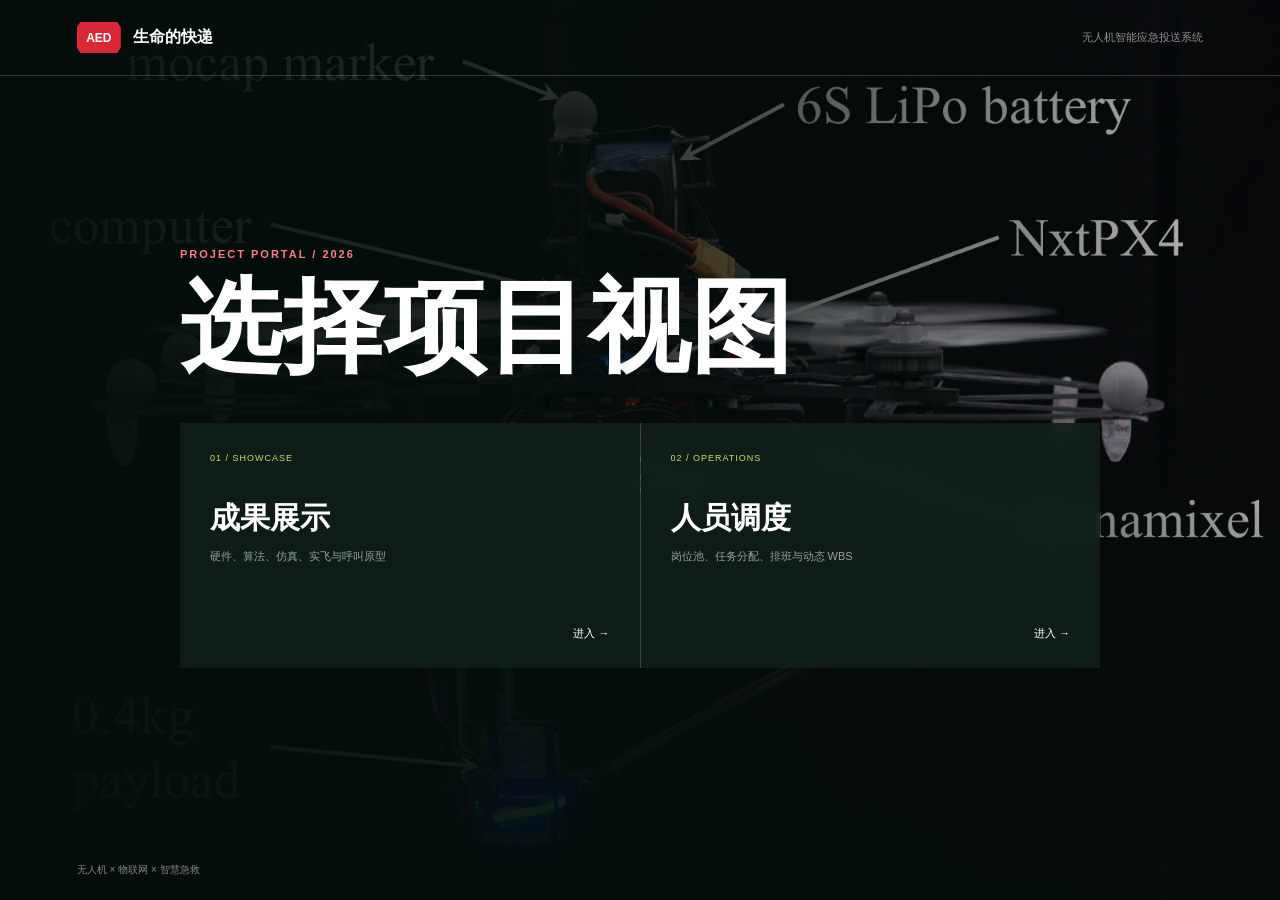
<file: index.html>
<!doctype html>
<html lang="zh-CN">
<head>
  <meta charset="UTF-8">
  <meta name="viewport" content="width=device-width, initial-scale=1.0">
  <meta name="description" content="生命的快递：无人机 AED 项目成果展示与人员调度入口。">
  <title>生命的快递｜项目入口</title>
  <link rel="stylesheet" href="styles.css">
</head>
<body class="portal-page">
  <main class="portal-main">
    <div class="portal-shade"></div>
    <header class="portal-header"><span class="portal-mark">AED</span><strong>生命的快递</strong><small>无人机智能应急投送系统</small></header>
    <section class="portal-content">
      <p>PROJECT PORTAL / 2026</p>
      <h1>选择项目视图</h1>
      <div class="portal-links">
        <a href="showcase/"><span>01 / SHOWCASE</span><strong>成果展示</strong><small>硬件、算法、仿真、实飞与呼叫原型</small><i>进入 →</i></a>
        <a href="staffing/"><span>02 / OPERATIONS</span><strong>人员调度</strong><small>岗位池、任务分配、排班与动态 WBS</small><i>进入 →</i></a>
      </div>
    </section>
    <footer>无人机 × 物联网 × 智慧急救</footer>
  </main>
</body>
</html>
</file>
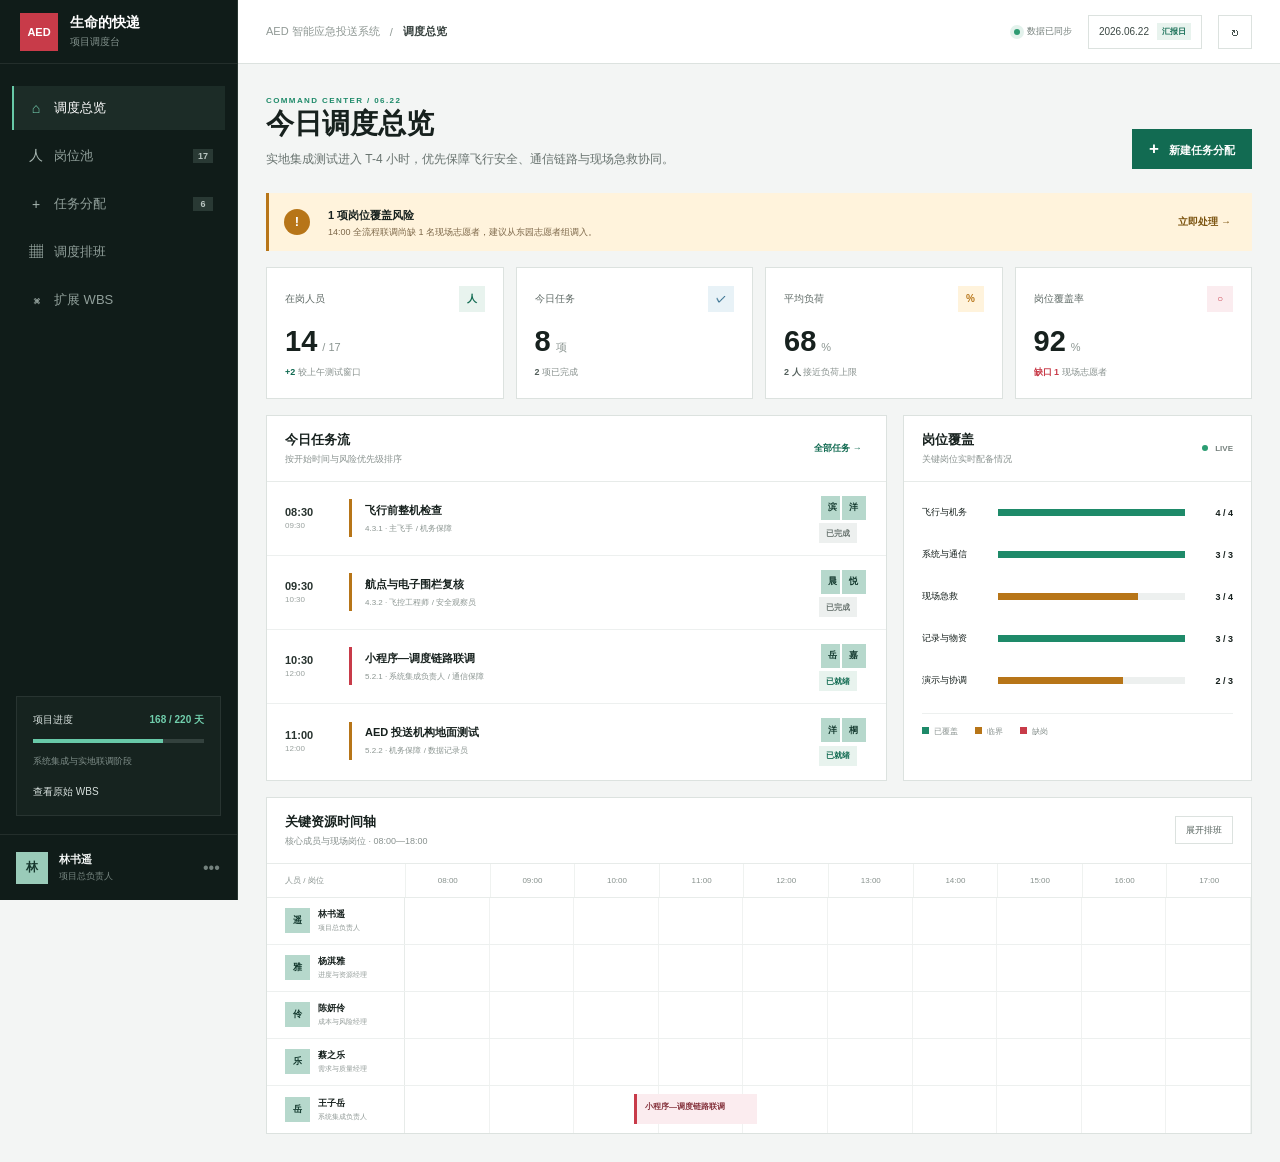
<file: staffing/index.html>
<!doctype html>
<html lang="zh-CN">
<head>
  <meta charset="UTF-8">
  <meta name="viewport" content="width=device-width, initial-scale=1.0">
  <meta name="description" content="生命的快递 AED 智能应急投送系统人员调度管理台">
  <title>生命的快递 | 人员调度台</title>
  <link rel="stylesheet" href="styles.css">
</head>
<body>
  <div class="app-shell">
    <aside class="sidebar" id="sidebar">
      <div class="brand">
        <span class="brand-mark">AED</span>
        <div><strong>生命的快递</strong><small>项目调度台</small></div>
      </div>
      <nav class="main-nav" aria-label="主导航">
        <button class="nav-item active" type="button" data-view="overview"><span class="nav-icon">⌂</span><span>调度总览</span></button>
        <button class="nav-item" type="button" data-view="people"><span class="nav-icon">人</span><span>岗位池</span><b id="people-count">17</b></button>
        <button class="nav-item" type="button" data-view="allocation"><span class="nav-icon">+</span><span>任务分配</span><b id="open-task-count">6</b></button>
        <button class="nav-item" type="button" data-view="schedule"><span class="nav-icon">▦</span><span>调度排班</span></button>
        <button class="nav-item" type="button" data-view="wbs"><span class="nav-icon">⌘</span><span>扩展 WBS</span></button>
      </nav>
      <div class="sidebar-project">
        <div class="sidebar-project-head"><span>项目进度</span><strong>168 / 220 天</strong></div>
        <div class="progress-track"><i style="width:76%"></i></div>
        <p>系统集成与实地联调阶段</p>
        <button type="button" id="open-baseline">查看原始 WBS</button>
      </div>
      <div class="account"><span>林</span><div><strong>林书遥</strong><small>项目总负责人</small></div><button type="button" aria-label="账户菜单" title="账户菜单">•••</button></div>
    </aside>

    <div class="workspace">
      <header class="topbar">
        <button class="icon-button mobile-menu" id="menu-button" type="button" aria-label="打开菜单" title="打开菜单">☰</button>
        <div class="breadcrumb"><span>AED 智能应急投送系统</span><i>/</i><strong id="view-label">调度总览</strong></div>
        <div class="top-actions">
          <div class="sync-state"><i></i><span>数据已同步</span></div>
          <button class="date-control" type="button" title="当前排班日期"><span>2026.06.22</span><b>汇报日</b></button>
          <button class="icon-button" id="reset-data" type="button" aria-label="重置演示数据" title="重置演示数据">↻</button>
        </div>
      </header>

      <main>
        <section class="view active" data-view-panel="overview">
          <div class="page-heading">
            <div><p class="eyebrow">COMMAND CENTER / 06.22</p><h1>今日调度总览</h1><p>实地集成测试进入 T-4 小时，优先保障飞行安全、通信链路与现场急救协同。</p></div>
            <button class="primary-button" type="button" data-go="allocation"><span>+</span> 新建任务分配</button>
          </div>

          <div class="alert-strip"><span class="alert-sign">!</span><div><strong>1 项岗位覆盖风险</strong><p>14:00 全流程联调尚缺 1 名现场志愿者，建议从东园志愿者组调入。</p></div><button type="button" data-go="allocation">立即处理 <span>→</span></button></div>

          <div class="metric-grid">
            <article class="metric-card"><div class="metric-top"><span>在岗人员</span><i class="metric-icon green">人</i></div><strong id="metric-on-duty">14<small>/ 17</small></strong><p><b class="up">+2</b> 较上午测试窗口</p></article>
            <article class="metric-card"><div class="metric-top"><span>今日任务</span><i class="metric-icon blue">✓</i></div><strong id="metric-tasks">8<small>项</small></strong><p><b id="metric-complete">2</b> 项已完成</p></article>
            <article class="metric-card"><div class="metric-top"><span>平均负荷</span><i class="metric-icon amber">%</i></div><strong id="metric-load">68<small>%</small></strong><p><b>2 人</b> 接近负荷上限</p></article>
            <article class="metric-card"><div class="metric-top"><span>岗位覆盖率</span><i class="metric-icon red">○</i></div><strong id="metric-coverage">92<small>%</small></strong><p><b class="risk">缺口 1</b> 现场志愿者</p></article>
          </div>

          <div class="overview-grid">
            <article class="panel today-panel">
              <div class="panel-head"><div><h2>今日任务流</h2><p>按开始时间与风险优先级排序</p></div><button class="text-button" type="button" data-go="allocation">全部任务 →</button></div>
              <div class="task-flow" id="overview-tasks"></div>
            </article>
            <article class="panel coverage-panel">
              <div class="panel-head"><div><h2>岗位覆盖</h2><p>关键岗位实时配备情况</p></div><span class="live-label"><i></i> LIVE</span></div>
              <div id="coverage-list" class="coverage-list"></div>
              <div class="coverage-legend"><span><i class="ok"></i>已覆盖</span><span><i class="warn"></i>临界</span><span><i class="empty"></i>缺岗</span></div>
            </article>
          </div>

          <article class="panel mini-schedule">
            <div class="panel-head"><div><h2>关键资源时间轴</h2><p>核心成员与现场岗位 · 08:00—18:00</p></div><button class="seg-button" type="button" data-go="schedule">展开排班</button></div>
            <div id="mini-timeline"></div>
          </article>
        </section>

        <section class="view" data-view-panel="people">
          <div class="page-heading compact"><div><p class="eyebrow">RESOURCE POOL</p><h1>岗位与人员池</h1><p>17 名项目成员按研发、飞行、现场、后勤四类资源统一调度。</p></div><button class="secondary-button" id="export-people" type="button">导出岗位清单</button></div>
          <div class="people-toolbar">
            <label class="search-box"><span>⌕</span><input id="people-search" type="search" placeholder="搜索姓名、岗位或技能"></label>
            <div class="filter-tabs" id="people-filters"><button class="active" type="button" data-filter="all">全部 <b>17</b></button><button type="button" data-filter="核心组">核心组</button><button type="button" data-filter="飞行组">飞行组</button><button type="button" data-filter="现场组">现场组</button><button type="button" data-filter="保障组">保障组</button></div>
            <label class="availability-toggle"><input id="available-only" type="checkbox"><span></span>仅看可调度</label>
          </div>
          <div class="people-summary" id="people-summary"></div>
          <div class="people-grid" id="people-grid"></div>
          <div class="empty-state" id="people-empty" hidden><strong>未找到匹配人员</strong><p>尝试更换关键词或筛选条件。</p></div>
        </section>

        <section class="view" data-view-panel="allocation">
          <div class="page-heading compact"><div><p class="eyebrow">TASK ASSIGNMENT</p><h1>任务分配</h1><p>从细化后的 WBS 工作包中选择任务，并匹配具备对应技能的人员。</p></div><span class="allocation-hint">选择左侧任务开始分配</span></div>
          <div class="allocation-layout">
            <article class="panel task-library">
              <div class="task-library-head"><label class="search-box"><span>⌕</span><input id="task-search" type="search" placeholder="搜索任务或 WBS 编码"></label><select id="task-status-filter" aria-label="任务状态"><option value="all">全部状态</option><option value="待分配">待分配</option><option value="部分到位">部分到位</option><option value="已就绪">已就绪</option><option value="已完成">已完成</option></select></div>
              <div class="task-list" id="task-list"></div>
            </article>
            <article class="panel assignment-panel" id="assignment-panel">
              <div class="assignment-placeholder"><span>+</span><h2>选择一项任务</h2><p>查看岗位需求、时间冲突并完成人员分配。</p></div>
            </article>
          </div>
        </section>

        <section class="view" data-view-panel="schedule">
          <div class="page-heading compact"><div><p class="eyebrow">DAILY ROSTER</p><h1>调度排班</h1><p>以角色泳道查看 06 月 22 日全部资源占用与交接窗口。</p></div><div class="schedule-controls"><button class="icon-button" type="button" title="前一天">←</button><strong>06 月 22 日 · 周一</strong><button class="icon-button" type="button" title="后一天">→</button></div></div>
          <div class="schedule-status"><span><i class="dot green-dot"></i>已就绪</span><span><i class="dot amber-dot"></i>待补位</span><span><i class="dot red-dot"></i>高风险</span><p>当前时间 <strong>13:20</strong></p></div>
          <article class="panel full-schedule"><div class="timeline-scroll" id="full-timeline"></div></article>
          <div class="handoff-grid"><article class="panel"><div class="panel-head"><div><h2>交接事项</h2><p>跨岗位协作检查</p></div></div><div id="handoff-list"></div></article><article class="panel"><div class="panel-head"><div><h2>冲突与建议</h2><p>基于当前分配自动检查</p></div></div><div id="conflict-list"></div></article></div>
        </section>

        <section class="view" data-view-panel="wbs">
          <div class="page-heading compact"><div><p class="eyebrow">WORK BREAKDOWN STRUCTURE</p><h1>扩展 WBS</h1><p>保留原 5 人 WBS 责任基线，将叶子节点继续拆至可排班、可验收的现场工作包。</p></div><button class="secondary-button" id="open-baseline-top" type="button">对照原图</button></div>
          <div class="wbs-key"><span><i class="core-key"></i>原 WBS 核心工作包</span><span><i class="new-key"></i>新增可调度叶子任务</span><span><i class="role-key"></i>执行岗位</span></div>
          <div class="wbs-board" id="wbs-board"></div>
        </section>
      </main>
    </div>
  </div>

  <dialog id="person-dialog" class="person-dialog"><button class="dialog-close" type="button" aria-label="关闭">×</button><div id="person-detail"></div></dialog>
  <dialog id="baseline-dialog" class="baseline-dialog"><button class="dialog-close" type="button" aria-label="关闭">×</button><div class="baseline-head"><p class="eyebrow">BASELINE / LEVEL 0—3</p><h2>原始 WBS 基线</h2></div><img src="WBS（上交版）.jpg" alt="AED 智能应急投送系统原始 WBS"></dialog>
  <div class="toast" id="toast" role="status" aria-live="polite"></div>
  <script src="script.js"></script>
</body>
</html>
</file>
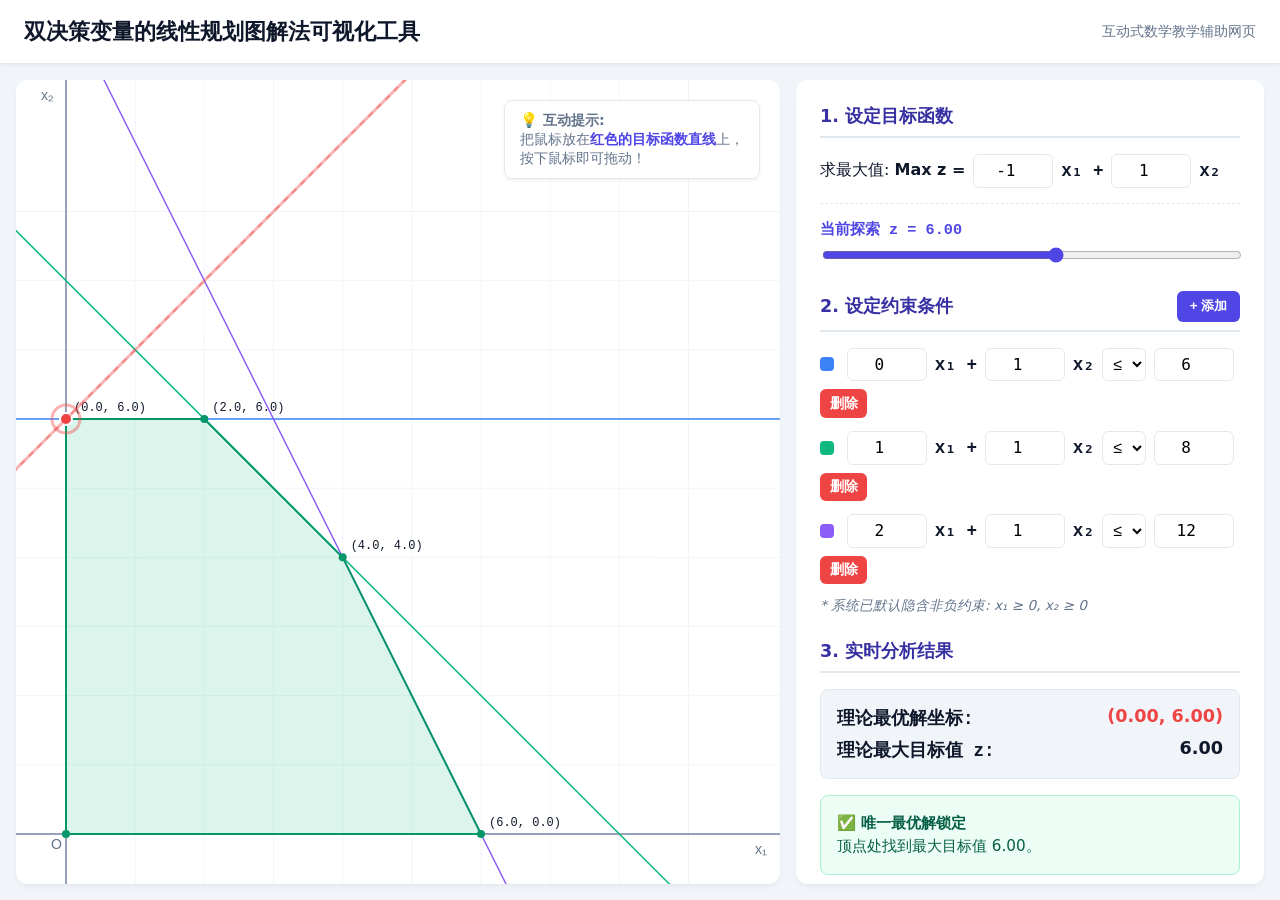
<file: LP.html>
<!DOCTYPE html>
<html lang="zh-CN">
<head>
    <meta charset="UTF-8">
    <meta name="viewport" content="width=device-width, initial-scale=1.0">
    <title>双决策变量的线性规划图解法可视化工具</title>
    <style>
        :root {
            /* 现代清新配色方案 */
            --primary: #4f46e5;       /* 靛蓝 - 主色调 */
            --primary-light: #818cf8;
            --primary-dark: #3730a3;
            --bg-color: #f1f5f9;      /* 浅灰蓝 - 页面背景 */
            --panel-bg: #ffffff;      /* 纯白 - 面板背景 */
            --text-main: #0f172a;     /* 深色 - 主文本 */
            --text-muted: #64748b;    /* 灰蓝 - 次要文本 */
            --border-color: #e2e8f0;  /* 边框色 */
            
            /* 状态色 */
            --danger: #ef4444;        /* 红 - 强调/错误 */
            --danger-bg: #fef2f2;
            --success: #10b981;       /* 绿 - 成功/最优 */
            --success-bg: #ecfdf5;
            --warning: #f59e0b;       /* 黄 - 警告/多重解 */
            --warning-bg: #fffbeb;
            
            /* 可行域阴影色 */
            --region-fill: rgba(16, 185, 129, 0.15); 
            --region-stroke: #059669;
        }

        body {
            font-family: 'Segoe UI', system-ui, -apple-system, sans-serif;
            background-color: var(--bg-color);
            color: var(--text-main);
            margin: 0;
            padding: 0;
            height: 100vh; /* 充满整个视口高度 */
            display: flex;
            flex-direction: column;
            overflow: hidden; /* 防止页面整体出现滚动条 */
        }

        /* 顶部标题栏 */
        .header {
            background-color: var(--panel-bg);
            padding: 1rem 1.5rem;
            border-bottom: 1px solid var(--border-color);
            box-shadow: 0 1px 3px rgba(0,0,0,0.05);
            z-index: 10;
            display: flex;
            justify-content: space-between;
            align-items: center;
        }
        .header h2 { margin: 0; font-size: 1.4rem; color: var(--text-main); font-weight: 700; }
        .header .subtitle { color: var(--text-muted); font-size: 0.9rem; }

        /* 主体内容：左右布局 */
        .main-container {
            display: flex;
            flex-direction: row;
            flex: 1;
            padding: 1rem;
            gap: 1rem;
            overflow: hidden;
        }

        /* 左侧：画布自适应区域 */
        .canvas-section {
            flex: 1; /* 占据剩余全部空间 */
            background: var(--panel-bg);
            border-radius: 12px;
            box-shadow: 0 4px 6px -1px rgba(0,0,0,0.05);
            display: flex;
            flex-direction: column;
            position: relative;
            overflow: hidden;
        }
        
        #canvasWrapper {
            flex: 1;
            width: 100%;
            height: 100%;
            position: relative;
        }
        
        canvas {
            display: block;
            width: 100%;
            height: 100%;
            cursor: default;
        }

        /* 右侧：控制面板 */
        .control-section {
            width: 420px; /* 固定宽度 */
            flex-shrink: 0;
            background: var(--panel-bg);
            border-radius: 12px;
            box-shadow: 0 4px 6px -1px rgba(0,0,0,0.05);
            display: flex;
            flex-direction: column;
            overflow-y: auto; /* 内容过多时内部滚动 */
            padding: 1.5rem;
            gap: 1.5rem;
        }

        /* 自定义右侧滚动条 */
        .control-section::-webkit-scrollbar { width: 6px; }
        .control-section::-webkit-scrollbar-thumb { background: #cbd5e1; border-radius: 3px; }

        h3 { margin: 0 0 1rem 0; font-size: 1.1rem; color: var(--primary-dark); border-bottom: 2px solid var(--border-color); padding-bottom: 0.5rem; }

        /* 表单输入样式 */
        .input-row { display: flex; align-items: center; gap: 0.5rem; margin-bottom: 0.8rem; flex-wrap: wrap; }
        
        input[type="number"] {
            width: 65px; padding: 0.4rem; border: 1px solid var(--border-color);
            border-radius: 6px; text-align: center; font-family: monospace; font-size: 1rem;
            transition: border-color 0.2s;
        }
        input[type="number"]:focus { border-color: var(--primary); outline: none; }

        select { padding: 0.4rem; border: 1px solid var(--border-color); border-radius: 6px; font-size: 1rem; background: white; cursor: pointer; }

        .btn { padding: 0.4rem 0.8rem; border: none; border-radius: 6px; cursor: pointer; font-weight: 600; transition: all 0.2s; }
        .btn-primary { background: var(--primary); color: white; }
        .btn-primary:hover { background: var(--primary-dark); }
        .btn-danger { background: var(--danger); color: white; padding: 0.3rem 0.6rem; font-size: 0.9rem;}
        .btn-danger:hover { background: #dc2626; }

        .math-text { font-family: 'Courier New', Courier, monospace; font-weight: 700; font-size: 1.1rem; }

        .stats-box { background: var(--bg-color); padding: 1rem; border-radius: 8px; border: 1px solid var(--border-color); margin-bottom: 1rem;}

        .alert { padding: 1rem; border-radius: 8px; line-height: 1.5; font-size: 0.95rem; }
        .alert-success { background-color: var(--success-bg); border: 1px solid #a7f3d0; color: #065f46; }
        .alert-warning { background-color: var(--warning-bg); border: 1px solid #fde68a; color: #92400e; }
        .alert-error { background-color: var(--danger-bg); border: 1px solid #fecaca; color: #991b1b; }

        .overlay-text {
            position: absolute; top: 20px; right: 20px; background: rgba(255,255,255,0.9);
            padding: 10px 15px; border-radius: 8px; border: 1px solid var(--border-color);
            pointer-events: none; font-size: 0.9rem; color: var(--text-muted); box-shadow: 0 2px 4px rgba(0,0,0,0.05);
        }

        /* 拖动滑块样式 */
        .slider-container { margin-top: 15px; padding-top: 15px; border-top: 1px dashed var(--border-color); }
        input[type="range"] { width: 100%; cursor: pointer; accent-color: var(--primary); }
    </style>
</head>
<body>

    <div class="header">
        <h2>双决策变量的线性规划图解法可视化工具</h2>
        <div class="subtitle">互动式数学教学辅助网页</div>
    </div>

    <div class="main-container">
        <!-- 左侧：图像渲染区 (自适应缩放) -->
        <div class="canvas-section">
            <div id="canvasWrapper">
                <canvas id="mathCanvas"></canvas>
            </div>
            <div class="overlay-text">
                <strong>💡 互动提示:</strong><br>
                把鼠标放在<strong style="color: var(--primary);">红色的目标函数直线</strong>上，<br>按下鼠标即可拖动！
            </div>
        </div>

        <!-- 右侧：交互与控制区 -->
        <div class="control-section">
            
            <!-- 目标函数设置 -->
            <div>
                <h3>1. 设定目标函数</h3>
                <div class="input-row">
                    <span>求最大值: <strong>Max z = </strong></span>
                    <input type="number" id="objC1" value="-1" step="0.1" onchange="updateAll()">
                    <span class="math-text">x₁ + </span>
                    <input type="number" id="objC2" value="1" step="0.1" onchange="updateAll()">
                    <span class="math-text">x₂</span>
                </div>
                
                <!-- 拖动控制 -->
                <div class="slider-container">
                    <div style="display: flex; justify-content: space-between; margin-bottom: 5px;">
                        <span class="math-text" style="font-size: 0.95rem; color: var(--primary);">当前探索 z = <span id="manualZText">0.00</span></span>
                    </div>
                    <input type="range" id="manualZSlider" min="-50" max="50" step="0.5" value="0" oninput="onSliderChange(this.value)">
                </div>
            </div>

            <!-- 约束条件设置 -->
            <div>
                <div style="display: flex; justify-content: space-between; align-items: center; margin-bottom: 1rem; border-bottom: 2px solid var(--border-color); padding-bottom: 0.5rem;">
                    <h3 style="margin:0; border:none; padding:0;">2. 设定约束条件</h3>
                    <button class="btn btn-primary" onclick="addConstraint()">+ 添加</button>
                </div>
                
                <div id="constraintsList"></div>
                <div style="margin-top: 0.5rem; color: var(--text-muted); font-size: 0.85rem;">
                    <em>* 系统已默认隐含非负约束: x₁ ≥ 0, x₂ ≥ 0</em>
                </div>
            </div>

            <!-- 实时计算结果 -->
            <div style="margin-top: auto;">
                <h3>3. 实时分析结果</h3>
                <div class="stats-box">
                    <div style="display: flex; justify-content: space-between; margin-bottom: 0.5rem;">
                        <span class="math-text">理论最优解坐标:</span>
                        <strong id="optPointText" style="color: var(--danger); font-size: 1.1rem;">-</strong>
                    </div>
                    <div style="display: flex; justify-content: space-between;">
                        <span class="math-text">理论最大目标值 z:</span>
                        <strong id="optValText" style="font-size: 1.1rem;">-</strong>
                    </div>
                </div>

                <div id="alertBox" class="alert alert-success">分析就绪...</div>
            </div>
        </div>
    </div>

    <script>
        const canvas = document.getElementById('mathCanvas');
        const ctx = canvas.getContext('2d');
        const wrapper = document.getElementById('canvasWrapper');
        const listDiv = document.getElementById('constraintsList');
        const alertBox = document.getElementById('alertBox');

        // 配色表 (Tailwind色系)
        const colors = ['#3b82f6', '#10b981', '#8b5cf6', '#f59e0b', '#ec4899', '#06b6d4'];

        // 初始数据
        let constraintsData = [
            { a: 0, b: 1, type: '<=', c: 6 },
            { a: 1, b: 1, type: '<=', c: 8 },
            { a: 2, b: 1, type: '<=', c: 12 }
        ];

        // 绘图坐标系全局变量
        let unitScale = 1;
        let originX = 0;
        let originY = 0;
        
        // 拖拽互动变量
        let manualZ = 6;     // 用户当前拖拽到的 z 值
        let optimalZ = null; // 理论计算出的最优 z 值
        let isDraggingLine = false;

        // ================= 界面初始化与事件绑定 =================
        function renderConstraintsUI() {
            listDiv.innerHTML = '';
            constraintsData.forEach((item, index) => {
                const row = document.createElement('div');
                row.className = 'input-row';
                const colorCode = colors[index % colors.length];
                
                row.innerHTML = `
                    <div style="width: 14px; height: 14px; border-radius: 4px; background: ${colorCode}; margin-right: 5px;"></div>
                    <input type="number" value="${item.a}" step="0.1" onchange="updateData(${index}, 'a', this.value)">
                    <span class="math-text">x₁ + </span>
                    <input type="number" value="${item.b}" step="0.1" onchange="updateData(${index}, 'b', this.value)">
                    <span class="math-text">x₂ </span>
                    <select onchange="updateData(${index}, 'type', this.value)">
                        <option value="<=" ${item.type==='<='?'selected':''}>≤</option>
                        <option value=">=" ${item.type==='>='?'selected':''}>≥</option>
                    </select>
                    <input type="number" value="${item.c}" step="1" onchange="updateData(${index}, 'c', this.value)">
                    <button class="btn btn-danger" onclick="removeConstraint(${index})">删除</button>
                `;
                listDiv.appendChild(row);
            });
            updateAll(true); // 改变条件后重新计算并吸附最优解
        }

        function updateData(index, field, value) {
            if (field === 'type') constraintsData[index][field] = value;
            else constraintsData[index][field] = parseFloat(value) || 0;
            updateAll(true);
        }

        function addConstraint() { constraintsData.push({ a: 1, b: 1, type: '<=', c: 10 }); renderConstraintsUI(); }
        function removeConstraint(index) { constraintsData.splice(index, 1); renderConstraintsUI(); }
        function onSliderChange(val) { manualZ = parseFloat(val); updateAll(false); } // 滑块改变时不自动吸附最优

        // 监听窗口尺寸变化，保持画布清晰
        const resizeObserver = new ResizeObserver(() => {
            canvas.width = wrapper.clientWidth;
            canvas.height = wrapper.clientHeight;
            updateAll(false);
        });
        resizeObserver.observe(wrapper);

        // ================= 鼠标拖拽核心逻辑 =================
        function getMathCoords(px, py) {
            return { mx: (px - originX) / unitScale, my: (originY - py) / unitScale };
        }

        function getDistanceToObjLine(mx, my) {
            const c1 = parseFloat(document.getElementById('objC1').value) || 0;
            const c2 = parseFloat(document.getElementById('objC2').value) || 0;
            const norm = Math.sqrt(c1*c1 + c2*c2);
            if(norm === 0) return 9999;
            return Math.abs(c1 * mx + c2 * my - manualZ) / norm;
        }

        canvas.addEventListener('mousedown', (e) => {
            const rect = canvas.getBoundingClientRect();
            const mathPt = getMathCoords(e.clientX - rect.left, e.clientY - rect.top);
            const distMath = getDistanceToObjLine(mathPt.mx, mathPt.my);
            
            if (distMath * unitScale < 15) { // 鼠标距离直线 15 像素以内
                isDraggingLine = true;
                canvas.style.cursor = 'grabbing';
            }
        });

        canvas.addEventListener('mousemove', (e) => {
            const rect = canvas.getBoundingClientRect();
            const mathPt = getMathCoords(e.clientX - rect.left, e.clientY - rect.top);
            
            const c1 = parseFloat(document.getElementById('objC1').value) || 0;
            const c2 = parseFloat(document.getElementById('objC2').value) || 0;

            if (isDraggingLine) {
                // 拖动时，根据鼠标当前点重新计算截距 Z
                manualZ = c1 * mathPt.mx + c2 * mathPt.my;
                document.getElementById('manualZSlider').value = manualZ;
                updateAll(false);
            } else {
                // 悬停提示
                const distMath = getDistanceToObjLine(mathPt.mx, mathPt.my);
                if (distMath * unitScale < 15) canvas.style.cursor = 'grab';
                else canvas.style.cursor = 'default';
            }
        });

        window.addEventListener('mouseup', () => {
            if (isDraggingLine) {
                isDraggingLine = false;
                canvas.style.cursor = 'default';
            }
        });

        // ================= 核心数学与绘制 =================
        function calculateFeasibleVertices() {
            let lines = [];
            constraintsData.forEach(c => {
                let sign = c.type === '<=' ? 1 : -1;
                lines.push({ A: c.a * sign, B: c.b * sign, C: c.c * sign });
            });
            lines.push({ A: -1, B: 0, C: 0 }); // x >= 0
            lines.push({ A: 0, B: -1, C: 0 }); // y >= 0
            
            // 极大边界框 (用于闭合计算，但绘制时剔除)
            const BOUND = 10000;
            lines.push({ A: 1, B: 0, C: BOUND });
            lines.push({ A: 0, B: 1, C: BOUND });

            let rawIntersections = [];
            for(let i=0; i<lines.length; i++) {
                for(let j=i+1; j<lines.length; j++) {
                    let L1 = lines[i], L2 = lines[j];
                    let det = L1.A * L2.B - L2.A * L1.B;
                    if (Math.abs(det) > 1e-6) {
                        let x = (L1.C * L2.B - L2.C * L1.B) / det;
                        let y = (L1.A * L2.C - L2.A * L1.C) / det;
                        rawIntersections.push({x: x, y: y});
                    }
                }
            }

            let validVertices = rawIntersections.filter(p => {
                for(let L of lines) {
                    if (L.A * p.x + L.B * p.y > L.C + 1e-5) return false;
                }
                return true;
            });

            let uniqueVertices = [];
            validVertices.forEach(p => {
                if(!uniqueVertices.some(up => Math.abs(up.x - p.x) < 1e-4 && Math.abs(up.y - p.y) < 1e-4)) {
                    uniqueVertices.push(p);
                }
            });

            if(uniqueVertices.length > 0) {
                let cx = uniqueVertices.reduce((sum, p) => sum + p.x, 0) / uniqueVertices.length;
                let cy = uniqueVertices.reduce((sum, p) => sum + p.y, 0) / uniqueVertices.length;
                uniqueVertices.sort((a, b) => Math.atan2(a.y - cy, a.x - cx) - Math.atan2(b.y - cy, b.x - cx));
            }
            return uniqueVertices;
        }

        function toPixel(x, y) {
            return { px: originX + x * unitScale, py: originY - y * unitScale };
        }

        // 画直线辅助函数
        function drawLine(c1, c2, z, color, isDashed, lineWidth) {
            ctx.beginPath();
            let pt1, pt2;
            if (Math.abs(c2) > 1e-5) {
                pt1 = toPixel(-1000, (z - c1 * -1000) / c2);
                pt2 = toPixel(1000, (z - c1 * 1000) / c2);
            } else {
                pt1 = toPixel(z / c1, -1000);
                pt2 = toPixel(z / c1, 1000);
            }
            ctx.moveTo(pt1.px, pt1.py); ctx.lineTo(pt2.px, pt2.py);
            ctx.strokeStyle = color; ctx.lineWidth = lineWidth;
            if (isDashed) ctx.setLineDash([6, 6]); else ctx.setLineDash([]);
            ctx.stroke(); ctx.setLineDash([]);
        }

        function updateAll(autoSnapToOptimal = false) {
            if (canvas.width === 0) return; // 未完全加载
            ctx.clearRect(0, 0, canvas.width, canvas.height);
            let vertices = calculateFeasibleVertices();

            if (vertices.length === 0) {
                document.getElementById('optPointText').innerText = '-';
                document.getElementById('optValText').innerText = '-';
                alertBox.className = 'alert alert-error';
                alertBox.innerHTML = '❌ <strong>无可行解</strong><br>您输入的约束条件互相矛盾，不存在满足条件的区域。';
                return;
            }

            // 区分真实顶点和极大边界点(用于体现无界)
            let realVertices = vertices.filter(v => v.x < 9000 && v.y < 9000);
            let isUnbounded = (realVertices.length < vertices.length);

            // 动态计算缩放，忽略人造无穷远点
            let maxX = Math.max(8, ...realVertices.map(v => v.x));
            let maxY = Math.max(8, ...realVertices.map(v => v.y));
            
            maxX *= 1.2; maxY *= 1.2; // 留白20%

            const paddingX = 50; const paddingY = 50;
            const drawW = canvas.width - paddingX * 2;
            const drawH = canvas.height - paddingY * 2;
            
            unitScale = Math.min(drawW / maxX, drawH / Math.max(maxY, 0.1));
            originX = paddingX;
            originY = canvas.height - paddingY;

            // --- 1. 画背景网格 (增强工程感) ---
            ctx.beginPath();
            ctx.strokeStyle = '#f1f5f9'; ctx.lineWidth = 1;
            let step = maxX > 40 ? (maxX > 100 ? 10 : 5) : 1;
            for(let x = 0; x <= maxX; x += step) {
                let px = toPixel(x, 0).px;
                ctx.moveTo(px, 0); ctx.lineTo(px, canvas.height);
            }
            for(let y = 0; y <= maxY; y += step) {
                let py = toPixel(0, y).py;
                ctx.moveTo(0, py); ctx.lineTo(canvas.width, py);
            }
            ctx.stroke();

            // --- 2. 画坐标轴 ---
            ctx.beginPath();
            ctx.strokeStyle = '#94a3b8'; ctx.lineWidth = 2;
            ctx.moveTo(0, originY); ctx.lineTo(canvas.width, originY); // X轴
            ctx.moveTo(originX, canvas.height); ctx.lineTo(originX, 0); // Y轴
            ctx.stroke();
            
            ctx.fillStyle = '#64748b'; ctx.font = '14px Arial';
            ctx.fillText("x₁", canvas.width - 25, originY + 20);
            ctx.fillText("x₂", originX - 25, 20);
            ctx.fillText("O", originX - 15, originY + 15);

            // --- 3. 画约束直线 ---
            constraintsData.forEach((cData, index) => {
                ctx.strokeStyle = colors[index % colors.length];
                ctx.lineWidth = 1.5;
                ctx.beginPath();
                let pt1, pt2;
                if (Math.abs(cData.b) > 1e-5) {
                    pt1 = toPixel(-1000, (cData.c - cData.a * -1000) / cData.b);
                    pt2 = toPixel(1000, (cData.c - cData.a * 1000) / cData.b);
                } else {
                    pt1 = toPixel(cData.c / cData.a, -1000);
                    pt2 = toPixel(cData.c / cData.a, 1000);
                }
                ctx.moveTo(pt1.px, pt1.py); ctx.lineTo(pt2.px, pt2.py);
                ctx.stroke();
            });

            // --- 4. 绘制阴影可行域 (处理无界情况) ---
            ctx.beginPath();
            for(let i=0; i<vertices.length; i++){
                let pt = toPixel(vertices[i].x, vertices[i].y);
                if(i===0) ctx.moveTo(pt.px, pt.py); else ctx.lineTo(pt.px, pt.py);
            }
            ctx.closePath();
            ctx.fillStyle = 'rgba(16, 185, 129, 0.15)'; // Emerald 透明填充，超出屏幕也无妨
            ctx.fill();
            
            // 仅对真实线段进行描边，体现“无界延伸”的开口感觉
            for(let i=0; i<vertices.length; i++){
                let v1 = vertices[i], v2 = vertices[(i+1)%vertices.length];
                if(v1.x < 9000 && v1.y < 9000 && v2.x < 9000 && v2.y < 9000) {
                    let p1 = toPixel(v1.x, v1.y); let p2 = toPixel(v2.x, v2.y);
                    ctx.beginPath(); ctx.moveTo(p1.px, p1.py); ctx.lineTo(p2.px, p2.py);
                    ctx.strokeStyle = '#059669'; ctx.lineWidth = 2; ctx.stroke();
                }
            }

            // 标注顶点坐标
            ctx.fillStyle = '#0f172a'; ctx.font = '12px Courier New';
            realVertices.forEach(v => {
                let pt = toPixel(v.x, v.y);
                ctx.beginPath(); ctx.arc(pt.px, pt.py, 4, 0, Math.PI*2); ctx.fillStyle = '#059669'; ctx.fill();
                if(v.x > 0.1 || v.y > 0.1) {
                    ctx.fillStyle = '#0f172a';
                    ctx.fillText(`(${v.x.toFixed(1)}, ${v.y.toFixed(1)})`, pt.px + 8, pt.py - 8);
                }
            });

            // --- 5. 计算最优解 ---
            let c1 = parseFloat(document.getElementById('objC1').value) || 0;
            let c2 = parseFloat(document.getElementById('objC2').value) || 0;
            
            let maxZ = -Infinity;
            let optimalVertices = [];

            // 检查无界解
            let hasInfiniteMax = false;
            vertices.forEach(v => {
                let z = c1 * v.x + c2 * v.y;
                if(v.x > 9000 || v.y > 9000) {
                    if (z > 1000) hasInfiniteMax = true; 
                } else {
                    if (z > maxZ + 1e-5) { maxZ = z; optimalVertices = [v]; } 
                    else if (Math.abs(z - maxZ) <= 1e-5) { optimalVertices.push(v); }
                }
            });

            if (hasInfiniteMax) {
                document.getElementById('optPointText').innerText = "发散至无穷";
                document.getElementById('optValText').innerText = "∞ (正无穷)";
                alertBox.className = 'alert alert-warning';
                alertBox.innerHTML = '⚠️ <strong>无界解 (Unbounded)</strong><br>图形呈开放状，沿目标方向可以无限延伸，不存在有限的最大值。';
            } else {
                let ptStrs = optimalVertices.map(v => `(${v.x.toFixed(2)}, ${v.y.toFixed(2)})`);
                document.getElementById('optPointText').innerText = ptStrs.join(" 或 ");
                document.getElementById('optValText').innerText = maxZ.toFixed(2);
                optimalZ = maxZ;

                if (optimalVertices.length > 1) {
                    alertBox.className = 'alert alert-warning';
                    alertBox.innerHTML = `<strong>⚠️ 多重最优解</strong><br>存在无数个点能取到最大值 ${maxZ.toFixed(2)}。`;
                    // 高亮多重解线段
                    let p1 = toPixel(optimalVertices[0].x, optimalVertices[0].y);
                    let p2 = toPixel(optimalVertices[1].x, optimalVertices[1].y);
                    ctx.beginPath(); ctx.moveTo(p1.px, p1.py); ctx.lineTo(p2.px, p2.py);
                    ctx.strokeStyle = 'rgba(245, 158, 11, 0.8)'; ctx.lineWidth = 6; ctx.stroke();
                } else {
                    alertBox.className = 'alert alert-success';
                    alertBox.innerHTML = `<strong>✅ 唯一最优解锁定</strong><br>顶点处找到最大目标值 ${maxZ.toFixed(2)}。`;
                }

                // 高亮最优解圆点
                optimalVertices.forEach(v => {
                    let pt = toPixel(v.x, v.y);
                    ctx.beginPath(); ctx.arc(pt.px, pt.py, 6, 0, Math.PI*2);
                    ctx.fillStyle = '#ef4444'; ctx.fill();
                    ctx.strokeStyle = '#fff'; ctx.lineWidth = 2; ctx.stroke();
                    ctx.beginPath(); ctx.arc(pt.px, pt.py, 14, 0, Math.PI*2);
                    ctx.strokeStyle = 'rgba(239, 68, 68, 0.4)'; ctx.lineWidth = 3; ctx.stroke();
                });
            }

            // --- 6. 目标函数等值线绘制 ---
            if (autoSnapToOptimal && !hasInfiniteMax) {
                manualZ = optimalZ; // 条件改变时，蓝线自动回到最优解位置
                document.getElementById('manualZSlider').value = manualZ;
            }
            document.getElementById('manualZText').innerText = manualZ.toFixed(2);

            // 如果存在有限的最优解，画一条红色的虚线作为参考
            if (!hasInfiniteMax && optimalVertices.length > 0) {
                drawLine(c1, c2, maxZ, 'rgba(239, 68, 68, 0.4)', true, 2); 
            }
            
            // 画出玩家可以拖动的蓝实线 (互动探索线)
            drawLine(c1, c2, manualZ, 'var(--primary)', false, 3);
        }

        // 启动
        renderConstraintsUI();

    </script>
</body>
</html>
</file>
<file: styles.css>
*{box-sizing:border-box}html,body{margin:0;min-height:100%;font-family:"Microsoft YaHei","PingFang SC",Arial,sans-serif;letter-spacing:0}.portal-page{color:#fff;background:#07110e}.portal-main{position:relative;display:flex;flex-direction:column;min-height:100vh;overflow:hidden;background:url("展示图.png") 60% center/cover no-repeat}.portal-shade{position:absolute;inset:0;background:linear-gradient(90deg,rgba(4,13,10,.98) 0%,rgba(4,13,10,.85) 48%,rgba(4,13,10,.26)),linear-gradient(0deg,rgba(4,13,10,.7),transparent 55%)}.portal-header,.portal-content,.portal-main footer{position:relative;z-index:1}.portal-header{display:flex;align-items:center;gap:12px;height:76px;padding:0 clamp(24px,6vw,90px);border-bottom:1px solid rgba(255,255,255,.18)}.portal-header strong{font-size:16px}.portal-header small{margin-left:auto;color:rgba(255,255,255,.55);font-size:11px}.portal-mark{display:grid;place-items:center;width:44px;height:31px;background:#d92936;font-size:12px;font-weight:800;clip-path:polygon(8% 0,92% 0,100% 18%,100% 82%,92% 100%,8% 100%,0 82%,0 18%)}.portal-content{width:min(920px,calc(100% - 48px));margin:auto;padding:80px 0}.portal-content>p{margin:0 0 16px;color:#ff7c85;font-size:11px;font-weight:800;letter-spacing:2px}.portal-content h1{margin:0 0 45px;font-size:clamp(52px,8vw,105px);line-height:1}.portal-links{display:grid;grid-template-columns:1fr 1fr;gap:1px;background:rgba(255,255,255,.22)}.portal-links a{position:relative;min-height:245px;padding:30px;color:#fff;background:rgba(7,22,17,.84);text-decoration:none;backdrop-filter:blur(12px);transition:background .2s}.portal-links a:hover{background:rgba(13,107,82,.9)}.portal-links span,.portal-links strong,.portal-links small,.portal-links i{display:block}.portal-links span{color:#b9e76b;font-size:9px;letter-spacing:1px}.portal-links strong{margin-top:35px;font-size:30px}.portal-links small{margin-top:10px;color:rgba(255,255,255,.58);font-size:11px}.portal-links i{position:absolute;right:30px;bottom:27px;font-size:11px;font-style:normal}.portal-main footer{display:flex;align-items:center;min-height:60px;padding:0 clamp(24px,6vw,90px);color:rgba(255,255,255,.5);font-size:10px}@media(max-width:650px){.portal-main{background-position:67% center}.portal-header small{display:none}.portal-content{padding:55px 0}.portal-content h1{font-size:52px}.portal-links{grid-template-columns:1fr}.portal-links a{min-height:185px}.portal-links strong{margin-top:25px}}
</file>
<file: staffing/styles.css>
:root {
  --bg: #f3f5f4;
  --panel: #ffffff;
  --ink: #17211e;
  --muted: #68736f;
  --line: #dce2df;
  --green: #126b52;
  --green-2: #1e8a69;
  --green-soft: #e8f3ee;
  --lime: #b9e76b;
  --red: #c83b49;
  --red-soft: #fbecef;
  --amber: #b77518;
  --amber-soft: #fff3dc;
  --blue: #397291;
  --blue-soft: #e8f2f7;
  --sidebar: 238px;
  --topbar: 64px;
  font-family: "Microsoft YaHei", "PingFang SC", Arial, sans-serif;
  color: var(--ink);
  background: var(--bg);
}
* { box-sizing: border-box; }
html { scroll-behavior: smooth; }
body { margin: 0; min-width: 320px; background: var(--bg); }
button, input, select { font: inherit; }
button { letter-spacing: 0; }
button:focus-visible, input:focus-visible, select:focus-visible { outline: 2px solid #52a78d; outline-offset: 2px; }
.app-shell { min-height: 100vh; }
.sidebar { position: fixed; z-index: 30; inset: 0 auto 0 0; display: flex; flex-direction: column; width: var(--sidebar); color: #d8e1de; background: #101c19; border-right: 1px solid #283631; }
.brand { display: flex; align-items: center; gap: 12px; height: var(--topbar); padding: 0 20px; border-bottom: 1px solid rgba(255,255,255,.08); }
.brand-mark { display: grid; place-items: center; width: 38px; height: 38px; color: #fff; background: var(--red); font-size: 11px; font-weight: 800; }
.brand strong, .brand small { display: block; }.brand strong { color: white; font-size: 14px; }.brand small { margin-top: 3px; color: #82918c; font-size: 10px; }
.main-nav { display: grid; gap: 4px; padding: 22px 12px; }
.nav-item { display: grid; grid-template-columns: 28px 1fr auto; align-items: center; min-height: 44px; padding: 0 12px; color: #91a09b; border: 0; border-left: 2px solid transparent; background: transparent; text-align: left; cursor: pointer; }
.nav-item:hover { color: white; background: rgba(255,255,255,.04); }.nav-item.active { color: white; border-left-color: #67c9a7; background: #1c2c27; }
.nav-icon { display: grid; place-items: center; width: 20px; height: 20px; color: #a7b6b1; font-size: 14px; }.nav-item.active .nav-icon { color: #75d1b1; }
.nav-item > span:nth-child(2) { font-size: 13px; }.nav-item b { min-width: 20px; padding: 2px 5px; color: #bac6c2; background: #293934; font-size: 9px; text-align: center; }
.sidebar-project { margin: auto 16px 18px; padding: 16px; border: 1px solid rgba(255,255,255,.08); background: #16231f; }
.sidebar-project-head { display: flex; justify-content: space-between; font-size: 10px; }.sidebar-project-head strong { color: #71cfad; }.progress-track { height: 4px; margin: 12px 0; background: #33413d; }.progress-track i { display: block; height: 100%; background: #68c9a8; }
.sidebar-project p { margin: 0 0 13px; color: #7f8e89; font-size: 9px; line-height: 1.5; }.sidebar-project button { padding: 0; color: #d7e0dd; border: 0; background: transparent; font-size: 10px; cursor: pointer; }
.account { display: grid; grid-template-columns: 34px 1fr 24px; align-items: center; gap: 9px; min-height: 66px; padding: 10px 16px; border-top: 1px solid rgba(255,255,255,.08); }.account > span { display: grid; place-items: center; width: 32px; height: 32px; color: #16362c; background: #9acbb9; font-size: 12px; font-weight: 800; }.account strong,.account small { display: block; }.account strong { color: #f4f7f6; font-size: 11px; }.account small { margin-top: 3px; color: #778681; font-size: 9px; }.account button { color: #73817d; border: 0; background: transparent; cursor: pointer; }
.workspace { min-height: 100vh; margin-left: var(--sidebar); }
.topbar { position: sticky; z-index: 20; top: 0; display: flex; align-items: center; justify-content: space-between; height: var(--topbar); padding: 0 28px; background: rgba(255,255,255,.96); border-bottom: 1px solid var(--line); backdrop-filter: blur(8px); }
.breadcrumb { display: flex; align-items: center; gap: 10px; font-size: 11px; }.breadcrumb span,.breadcrumb i { color: #909995; font-style: normal; }.breadcrumb strong { color: #37413e; }
.top-actions { display: flex; align-items: center; gap: 16px; }.sync-state { display: flex; align-items: center; gap: 7px; color: #75807c; font-size: 9px; }.sync-state i { width: 6px; height: 6px; border-radius: 50%; background: #2e9b72; box-shadow: 0 0 0 4px #e3f2ec; }
.date-control { display: flex; align-items: center; gap: 8px; min-height: 34px; padding: 0 10px; color: #3c4844; border: 1px solid var(--line); background: white; cursor: default; font-size: 10px; }.date-control b { padding: 3px 5px; color: var(--green); background: var(--green-soft); font-size: 8px; }
.icon-button { display: grid; place-items: center; width: 34px; height: 34px; padding: 0; color: #45514d; border: 1px solid var(--line); background: white; cursor: pointer; }.mobile-menu { display: none; }
main { padding: 28px; }
.view { display: none; max-width: 1420px; margin: 0 auto; }.view.active { display: block; }
.page-heading { display: flex; align-items: end; justify-content: space-between; gap: 30px; margin: 4px 0 24px; }.page-heading.compact { align-items: center; }.page-heading h1 { margin: 2px 0 8px; font-size: 28px; line-height: 1.2; letter-spacing: 0; }.page-heading p:not(.eyebrow) { max-width: 720px; margin: 0; color: var(--muted); font-size: 12px; line-height: 1.7; }.eyebrow { margin: 0; color: var(--green-2); font-size: 8px; font-weight: 800; letter-spacing: 1.4px; }
.primary-button,.secondary-button { min-height: 40px; padding: 0 16px; cursor: pointer; font-size: 11px; font-weight: 700; }.primary-button { color: white; border: 1px solid var(--green); background: var(--green); }.primary-button:hover { background: #0e5b45; }.primary-button span { margin-right: 7px; font-size: 17px; }.secondary-button { color: #34413d; border: 1px solid var(--line); background: white; }
.alert-strip { display: grid; grid-template-columns: 32px 1fr auto; align-items: center; gap: 12px; margin-bottom: 16px; padding: 12px 15px; border-left: 3px solid var(--amber); background: var(--amber-soft); }.alert-sign { display: grid; place-items: center; width: 26px; height: 26px; color: #fff; border-radius: 50%; background: var(--amber); font-size: 13px; font-weight: 800; }.alert-strip strong { font-size: 11px; }.alert-strip p { margin: 3px 0 0; color: #7d684a; font-size: 9px; }.alert-strip button { color: #7b530f; border: 0; background: transparent; font-size: 10px; font-weight: 700; cursor: pointer; }
.metric-grid { display: grid; grid-template-columns: repeat(4, 1fr); gap: 12px; margin-bottom: 16px; }.metric-card { min-height: 132px; padding: 18px; border: 1px solid var(--line); background: white; }.metric-top { display: flex; align-items: center; justify-content: space-between; color: #5f6a66; font-size: 10px; }.metric-icon { display: grid; place-items: center; width: 26px; height: 26px; font-style: normal; font-size: 10px; font-weight: 800; }.metric-icon.green { color: var(--green); background: var(--green-soft); }.metric-icon.blue { color: var(--blue); background: var(--blue-soft); }.metric-icon.amber { color: var(--amber); background: var(--amber-soft); }.metric-icon.red { color: var(--red); background: var(--red-soft); }
.metric-card > strong { display: block; margin-top: 15px; font-size: 29px; line-height: 1; }.metric-card > strong small { margin-left: 5px; color: #8b9591; font-size: 11px; font-weight: 500; }.metric-card > p { margin: 10px 0 0; color: #89928f; font-size: 9px; }.metric-card > p b { color: #54605c; }.metric-card > p .up { color: var(--green); }.metric-card > p .risk { color: var(--red); }
.overview-grid { display: grid; grid-template-columns: 1.6fr .9fr; gap: 16px; margin-bottom: 16px; }.panel { border: 1px solid var(--line); background: var(--panel); }.panel-head { display: flex; align-items: center; justify-content: space-between; gap: 20px; min-height: 66px; padding: 14px 18px; border-bottom: 1px solid #e7ebe9; }.panel-head h2 { margin: 0; font-size: 13px; }.panel-head p { margin: 4px 0 0; color: #89928f; font-size: 9px; }.text-button { color: var(--green); border: 0; background: transparent; font-size: 9px; font-weight: 700; cursor: pointer; }.live-label { color: #76817d; font-size: 8px; font-weight: 800; }.live-label i { display: inline-block; width: 6px; height: 6px; margin-right: 5px; border-radius: 50%; background: #2b9d72; animation: pulse 2s infinite; }
@keyframes pulse { 50% { box-shadow: 0 0 0 5px rgba(43,157,114,0); } 0%,100% { box-shadow: 0 0 0 0 rgba(43,157,114,.25); } }
.task-flow { min-height: 298px; }.flow-row { display: grid; grid-template-columns: 52px 4px 1fr auto; align-items: center; gap: 12px; min-height: 74px; padding: 9px 18px; border-bottom: 1px solid #edf0ef; }.flow-row:last-child { border-bottom: 0; }.flow-time { color: #28332f; font-size: 11px; font-weight: 700; }.flow-time small { display: block; margin-top: 3px; color: #9aa29f; font-size: 8px; font-weight: 400; }.flow-color { width: 3px; height: 38px; background: var(--green); }.flow-color.high { background: var(--red); }.flow-color.medium { background: var(--amber); }.flow-main strong,.flow-main span { display: block; }.flow-main strong { font-size: 11px; }.flow-main span { margin-top: 5px; color: #8a9490; font-size: 8px; }.flow-assignees { display: flex; align-items: center; }.avatar { display: grid; place-items: center; flex: 0 0 auto; width: 28px; height: 28px; color: #153b30; border: 2px solid white; background: #b6d8cc; font-size: 9px; font-weight: 800; }.flow-assignees .avatar + .avatar { margin-left: -7px; }.avatar.more { color: #69736f; background: #edf1ef; }.status-pill { display: inline-flex; align-items: center; min-height: 20px; padding: 0 7px; font-size: 8px; font-weight: 700; }.status-pill.ready { color: var(--green); background: var(--green-soft); }.status-pill.partial { color: var(--amber); background: var(--amber-soft); }.status-pill.open { color: var(--red); background: var(--red-soft); }.status-pill.done { color: #68736f; background: #edf0ef; }
.coverage-list { padding: 10px 18px 4px; }.coverage-row { display: grid; grid-template-columns: 66px 1fr 38px; align-items: center; gap: 10px; min-height: 42px; }.coverage-row span { font-size: 9px; }.coverage-bar { height: 7px; background: #edf0ef; }.coverage-bar i { display: block; height: 100%; background: var(--green-2); }.coverage-bar i.warn { background: var(--amber); }.coverage-bar i.empty { background: var(--red); }.coverage-row b { font-size: 9px; text-align: right; }.coverage-legend { display: flex; gap: 17px; margin: 7px 18px 16px; padding-top: 12px; border-top: 1px solid #edf0ef; color: #89928f; font-size: 8px; }.coverage-legend i { display: inline-block; width: 7px; height: 7px; margin-right: 5px; }.coverage-legend .ok { background: var(--green-2); }.coverage-legend .warn { background: var(--amber); }.coverage-legend .empty { background: var(--red); }
.mini-schedule { overflow: hidden; }.seg-button { min-height: 28px; padding: 0 10px; color: #53605b; border: 1px solid var(--line); background: white; font-size: 9px; cursor: pointer; }
.mini-timeline-grid,.timeline-grid { position: relative; min-width: 840px; }.time-head,.timeline-row { display: grid; grid-template-columns: 138px repeat(10, minmax(58px, 1fr)); }.time-head { min-height: 34px; border-bottom: 1px solid #e8ecea; }.time-head span { display: grid; place-items: center; color: #87918d; border-left: 1px solid #eff2f0; font-size: 8px; }.time-head span:first-child { place-items: center start; padding-left: 18px; border: 0; }.timeline-row { position: relative; min-height: 47px; border-bottom: 1px solid #edf0ef; }.timeline-row:last-child { border-bottom: 0; }.timeline-label { z-index: 2; display: flex; align-items: center; gap: 8px; padding-left: 18px; background: white; border-right: 1px solid #e7ebe9; }.timeline-label .avatar { width: 25px; height: 25px; border: 0; }.timeline-label strong { display: block; font-size: 9px; }.timeline-label small { display: block; margin-top: 2px; color: #929b98; font-size: 7px; }.hour-cell { border-right: 1px solid #f0f2f1; }.timeline-block { position: absolute; z-index: 3; top: 8px; height: 30px; overflow: hidden; padding: 7px 8px; color: #14503e; border-left: 3px solid var(--green); background: #dff0e9; font-size: 8px; font-weight: 700; white-space: nowrap; text-overflow: ellipsis; }.timeline-block.high { color: #84313b; border-color: var(--red); background: var(--red-soft); }.timeline-block.medium { color: #785013; border-color: var(--amber); background: var(--amber-soft); }
.people-toolbar { display: flex; align-items: center; gap: 14px; margin-bottom: 12px; padding: 10px; border: 1px solid var(--line); background: white; }.search-box { display: flex; align-items: center; gap: 8px; height: 34px; padding: 0 10px; border: 1px solid var(--line); background: #fafbfa; }.search-box span { color: #87918d; }.search-box input { width: 210px; border: 0; outline: 0; background: transparent; font-size: 10px; }.filter-tabs { display: flex; min-width: 0; overflow-x: auto; }.filter-tabs button { min-height: 34px; padding: 0 12px; color: #67736e; border: 0; border-bottom: 2px solid transparent; background: transparent; font-size: 9px; cursor: pointer; white-space: nowrap; }.filter-tabs button.active { color: var(--green); border-bottom-color: var(--green); font-weight: 700; }.filter-tabs b { color: #949d9a; font-size: 8px; }.availability-toggle { display: flex; align-items: center; gap: 7px; margin-left: auto; color: #5d6964; font-size: 9px; white-space: nowrap; cursor: pointer; }.availability-toggle input { position: absolute; opacity: 0; }.availability-toggle span { position: relative; width: 29px; height: 16px; border-radius: 10px; background: #ccd3d0; }.availability-toggle span:after { content:""; position:absolute; left:2px; top:2px; width:12px; height:12px; border-radius:50%; background:white; transition:.2s; }.availability-toggle input:checked + span { background: var(--green); }.availability-toggle input:checked + span:after { left:15px; }
.people-summary { display: flex; gap: 8px; margin-bottom: 12px; }.summary-chip { padding: 7px 10px; color: #66716d; border: 1px solid var(--line); background: #fafbfa; font-size: 8px; }.summary-chip b { margin-left: 4px; color: #26332e; }
.people-grid { display: grid; grid-template-columns: repeat(4, minmax(0,1fr)); gap: 12px; }.person-card { padding: 16px; border: 1px solid var(--line); background: white; cursor: pointer; transition: border-color .18s, transform .18s; }.person-card:hover { border-color: #86ae9f; transform: translateY(-2px); }.person-head { display: grid; grid-template-columns: 40px 1fr auto; align-items: center; gap: 10px; }.person-head .avatar { width: 40px; height: 40px; border: 0; font-size: 12px; }.person-head h3 { margin: 0; font-size: 12px; }.person-head p { margin: 4px 0 0; color: #7c8783; font-size: 8px; }.availability-dot { width: 7px; height: 7px; border-radius: 50%; background: #2b9c72; }.availability-dot.busy { background: var(--amber); }.availability-dot.off { background: #a4aca9; }.person-skills { display: flex; flex-wrap: wrap; gap: 5px; min-height: 43px; margin: 15px 0 12px; }.skill { align-self: start; padding: 4px 6px; color: #5e6a66; background: #f0f3f1; font-size: 8px; }.person-load-head { display: flex; justify-content: space-between; color: #87918d; font-size: 8px; }.person-load-head b { color: #43504b; }.load-bar { height: 5px; margin-top: 6px; background: #edf0ef; }.load-bar i { display: block; height: 100%; background: var(--green-2); }.load-bar i.high { background: var(--red); }.person-foot { display: flex; align-items: center; justify-content: space-between; margin-top: 12px; padding-top: 10px; border-top: 1px solid #edf0ef; color: #7f8985; font-size: 8px; }.person-foot strong { color: #44514c; }.empty-state { padding: 70px; border: 1px dashed #bec8c4; text-align: center; }.empty-state strong { font-size: 13px; }.empty-state p { color: var(--muted); font-size: 10px; }
.allocation-hint { color: #89938f; font-size: 9px; }.allocation-layout { display: grid; grid-template-columns: .95fr 1.25fr; gap: 14px; align-items: start; }.task-library { overflow: hidden; }.task-library-head { display: flex; gap: 8px; padding: 10px; border-bottom: 1px solid var(--line); }.task-library-head .search-box { flex: 1; }.task-library-head input { width: 100%; }.task-library-head select { padding: 0 8px; color: #53605b; border: 1px solid var(--line); background: white; font-size: 9px; }.task-list { max-height: calc(100vh - 250px); min-height: 570px; overflow: auto; }.task-item { width: 100%; padding: 14px 16px; color: inherit; border: 0; border-left: 3px solid transparent; border-bottom: 1px solid #edf0ef; background: white; text-align: left; cursor: pointer; }.task-item:hover { background: #f8faf9; }.task-item.active { border-left-color: var(--green); background: #f0f7f4; }.task-code { display: flex; align-items: center; justify-content: space-between; color: #7f8a85; font-size: 8px; }.task-item h3 { margin: 7px 0; font-size: 11px; }.task-meta { display: flex; align-items: center; justify-content: space-between; color: #89938f; font-size: 8px; }.assignment-panel { position: sticky; top: 92px; min-height: 600px; }.assignment-placeholder { display: grid; place-items: center; align-content: center; min-height: 600px; color: #89938f; text-align: center; }.assignment-placeholder > span { display: grid; place-items: center; width: 48px; height: 48px; color: var(--green); border: 1px dashed #8fb2a6; font-size: 24px; }.assignment-placeholder h2 { margin: 16px 0 6px; color: #48544f; font-size: 14px; }.assignment-placeholder p { font-size: 9px; }
.assignment-content { padding: 20px; }.assignment-code { color: var(--green); font-size: 9px; font-weight: 800; }.assignment-content h2 { margin: 6px 0 8px; font-size: 18px; }.assignment-desc { margin: 0 0 18px; color: var(--muted); font-size: 10px; line-height: 1.7; }.task-facts { display: grid; grid-template-columns: repeat(3,1fr); margin-bottom: 20px; border: 1px solid var(--line); }.task-facts div { padding: 11px; border-right: 1px solid var(--line); }.task-facts div:last-child { border: 0; }.task-facts span,.task-facts strong { display: block; }.task-facts span { color: #8b9591; font-size: 8px; }.task-facts strong { margin-top: 5px; font-size: 10px; }.required-roles { margin: 0 0 18px; }.required-roles h3,.candidate-section h3 { margin: 0 0 9px; font-size: 11px; }.role-requirement { display: flex; align-items: center; justify-content: space-between; min-height: 37px; padding: 0 10px; border-bottom: 1px solid #edf0ef; font-size: 9px; }.role-requirement b { color: var(--green); }.role-requirement b.missing { color: var(--red); }.candidate-list { display: grid; gap: 6px; max-height: 240px; overflow: auto; }.candidate { display: grid; grid-template-columns: 24px 1fr auto; align-items: center; gap: 8px; padding: 8px; border: 1px solid var(--line); cursor: pointer; }.candidate:has(input:checked) { border-color: #73a895; background: #eff7f4; }.candidate input { width: 14px; height: 14px; accent-color: var(--green); }.candidate strong,.candidate small { display: block; }.candidate strong { font-size: 9px; }.candidate small { margin-top: 2px; color: #8b9591; font-size: 7px; }.candidate > span { color: #73807b; font-size: 8px; }.candidate .conflict { color: var(--red); }.assignment-actions { display: flex; justify-content: space-between; gap: 8px; margin-top: 18px; padding-top: 14px; border-top: 1px solid var(--line); }.assignment-actions button { min-height: 36px; padding: 0 13px; font-size: 9px; cursor: pointer; }.unassign-button { color: var(--red); border: 1px solid #ebc8ce; background: white; }.assign-button { margin-left: auto; color: white; border: 1px solid var(--green); background: var(--green); }.assign-button:disabled { border-color: #a8b1ae; background: #a8b1ae; cursor: default; }
.schedule-controls { display: flex; align-items: center; gap: 8px; }.schedule-controls strong { min-width: 130px; text-align: center; font-size: 10px; }.schedule-status { display: flex; align-items: center; gap: 18px; margin-bottom: 12px; padding: 10px 14px; border: 1px solid var(--line); background: white; color: #67726e; font-size: 8px; }.schedule-status span { display: flex; align-items: center; gap: 5px; }.schedule-status p { margin: 0 0 0 auto; }.schedule-status p strong { color: var(--red); }.dot { width: 7px; height: 7px; }.green-dot { background: var(--green-2); }.amber-dot { background: var(--amber); }.red-dot { background: var(--red); }.timeline-scroll { overflow-x: auto; }.full-schedule .time-head,.full-schedule .timeline-row { grid-template-columns: 170px repeat(10, minmax(70px,1fr)); }.full-schedule .timeline-row { min-height: 56px; }.full-schedule .timeline-block { top: 11px; height: 33px; padding-top: 8px; }.now-line { position: absolute; z-index: 7; top: 34px; bottom: 0; width: 1px; background: var(--red); pointer-events: none; }.now-line:before { content:""; position:absolute; top:-3px; left:-3px; width:7px; height:7px; border-radius:50%; background:var(--red); }.handoff-grid { display: grid; grid-template-columns: 1fr 1fr; gap: 14px; margin-top: 14px; }.info-list { padding: 8px 18px 14px; }.info-row { display: grid; grid-template-columns: 52px 1fr auto; align-items: center; gap: 10px; min-height: 46px; border-bottom: 1px solid #edf0ef; }.info-row:last-child { border: 0; }.info-row > span { color: var(--green); font-size: 8px; font-weight: 800; }.info-row strong { display: block; font-size: 9px; }.info-row small { display: block; margin-top: 3px; color: #8a9490; font-size: 7px; }.info-row b { color: #68736f; font-size: 8px; }.conflict-box { margin: 14px 18px; padding: 12px; border-left: 3px solid var(--amber); background: var(--amber-soft); }.conflict-box.high { border-color: var(--red); background: var(--red-soft); }.conflict-box strong { display: block; font-size: 10px; }.conflict-box p { margin: 5px 0 0; color: #7f704f; font-size: 8px; line-height: 1.6; }
.wbs-key { display: flex; flex-wrap: wrap; gap: 18px; margin-bottom: 12px; padding: 10px 14px; border: 1px solid var(--line); background: white; color: #68736f; font-size: 8px; }.wbs-key i { display: inline-block; width: 8px; height: 8px; margin-right: 6px; }.core-key { background: #b9d5cb; }.new-key { background: #f3ce8c; }.role-key { border: 1px dashed #6d7b76; }.wbs-board { display: grid; gap: 12px; }.wbs-root { padding: 18px; color: white; background: #14251f; }.wbs-root h2 { margin: 0; font-size: 15px; }.wbs-root p { margin: 5px 0 0; color: #93aaa2; font-size: 8px; }.wbs-branches { display: grid; grid-template-columns: repeat(3,1fr); gap: 12px; }.wbs-branch { border: 1px solid var(--line); background: white; }.branch-head { padding: 14px; color: #15382e; background: #dbece5; }.branch-head span { font-size: 8px; font-weight: 800; }.branch-head h3 { margin: 5px 0 0; font-size: 12px; }.branch-head p { margin: 5px 0 0; color: #638076; font-size: 8px; }.wbs-package { padding: 12px; border-top: 1px solid var(--line); }.wbs-package > strong { display: block; font-size: 9px; }.wbs-leaves { display: grid; gap: 6px; margin-top: 9px; }.wbs-leaf { padding: 8px; border-left: 3px solid var(--amber); background: #fff8ea; }.wbs-leaf strong { display: block; font-size: 8px; }.wbs-leaf span { display: inline-block; margin-top: 5px; padding: 3px 5px; color: #5d6965; border: 1px dashed #aeb9b5; background: white; font-size: 7px; }.wbs-leaf i { float: right; color: #987035; font-size: 7px; font-style: normal; }
.wbs-tree-shell { width: 100%; min-width: 0; max-width: 100%; overflow: hidden; border: 1px solid var(--line); background: #fff; }
.tree-toolbar { display: flex; align-items: center; justify-content: space-between; gap: 18px; min-height: 66px; padding: 13px 16px; border-bottom: 1px solid var(--line); background: #f9fbfa; }
.tree-toolbar strong,.tree-toolbar span { display: block; }.tree-toolbar strong { font-size: 12px; }.tree-toolbar span { margin-top: 4px; color: #7f8a85; font-size: 8px; }.tree-toolbar span b { color: var(--green); font-size: 10px; }
.tree-toolbar > div:last-child { display: flex; gap: 6px; }.tree-toolbar button { min-height: 30px; padding: 0 10px; color: #40504a; border: 1px solid var(--line); background: #fff; font-size: 8px; cursor: pointer; }.tree-toolbar button:hover { color: #fff; border-color: var(--green); background: var(--green); }
.tree-help { display: flex; gap: 20px; padding: 9px 16px; color: #7d8984; border-bottom: 1px solid #edf0ef; font-size: 8px; }.tree-help span:before { content: ""; display: inline-block; width: 5px; height: 5px; margin-right: 6px; border-radius: 50%; background: var(--green-2); }
.wbs-tree-viewport { width: 100%; max-width: 100%; min-height: 650px; overflow: auto; padding: 36px 28px 55px; background-color: #f7f9f8; background-image: linear-gradient(#e8ecea 1px, transparent 1px),linear-gradient(90deg,#e8ecea 1px,transparent 1px); background-size: 24px 24px; }
.wbs-tree { width: max-content; min-width: max-content; margin: 0 auto; text-align: center; }
.wbs-tree ul { position: relative; display: flex; justify-content: center; gap: 0; margin: 0; padding: 34px 0 0; list-style: none; }
.wbs-tree > ul { padding-top: 0; }.wbs-tree li { position: relative; padding: 34px 7px 0; text-align: center; }
.wbs-tree li:before,.wbs-tree li:after { content: ""; position: absolute; top: 0; width: 50%; height: 34px; border-top: 1px solid #8ea49c; }.wbs-tree li:before { right: 50%; }.wbs-tree li:after { left: 50%; border-left: 1px solid #8ea49c; }
.wbs-tree li:only-child:before,.wbs-tree li:only-child:after { display: none; }.wbs-tree li:first-child:before,.wbs-tree li:last-child:after { border: 0; }.wbs-tree li:last-child:before { border-right: 1px solid #8ea49c; border-radius: 0 5px 0 0; }.wbs-tree li:first-child:after { border-radius: 5px 0 0 0; }
.wbs-tree ul ul:before { content: ""; position: absolute; top: 0; left: 50%; width: 1px; height: 34px; background: #8ea49c; }.wbs-tree .tree-item.collapsed > ul { display: none; }
.wbs-node { position: relative; display: inline-grid; grid-template-columns: auto 1fr; grid-template-rows: auto auto; gap: 4px 8px; width: 168px; min-height: 74px; padding: 11px 12px; color: #24312d; border: 1px solid #b8c5c0; background: #fff; box-shadow: 0 4px 10px rgba(18,45,36,.07); text-align: left; cursor: pointer; }
.wbs-node:hover { border-color: var(--green); box-shadow: 0 7px 18px rgba(18,72,54,.14); transform: translateY(-1px); }.wbs-node .node-code { align-self: start; padding: 3px 5px; color: var(--green); background: var(--green-soft); font-size: 7px; font-weight: 800; }.wbs-node strong { align-self: center; font-size: 9px; }.wbs-node small { grid-column: 1 / 3; color: #7e8985; font-size: 7px; }.node-toggle,.leaf-state { position: absolute; right: 7px; bottom: 6px; font-style: normal; font-size: 7px; }.node-toggle { display: grid; place-items: center; width: 17px; height: 17px; color: #fff; border-radius: 50%; background: var(--green); font-size: 11px; }.leaf-state { padding: 3px 5px; }
.wbs-tree > ul > li > .wbs-node { width: 260px; min-height: 86px; color: #fff; border-color: #14251f; background: #14251f; }.wbs-tree > ul > li > .wbs-node .node-code { color: #10271f; background: var(--lime); }.wbs-tree > ul > li > .wbs-node strong { font-size: 13px; }.wbs-tree > ul > li > .wbs-node small { color: #94aaa2; }
.wbs-tree > ul > li > ul > li > .wbs-node { color: #10382c; border-color: #83ae9e; background: #dceee7; }.wbs-tree > ul > li > ul > li > .wbs-node strong { font-size: 10px; }
.wbs-node.leaf-node { border-left-width: 4px; }.wbs-node.leaf-node.open { border-left-color: #9ba5a1; }.wbs-node.leaf-node.active { border-left-color: var(--amber); background: #fff9eb; }.wbs-node.leaf-node.done { border-left-color: var(--green-2); background: #eff8f4; }.leaf-node.open .leaf-state { color: #68736f; background: #edf0ef; }.leaf-node.active .leaf-state { color: #80540f; background: var(--amber-soft); }.leaf-node.done .leaf-state { color: var(--green); background: var(--green-soft); }
.person-dialog,.baseline-dialog { padding: 0; border: 0; background: white; box-shadow: 0 24px 80px rgba(5,18,14,.25); }.person-dialog { width: min(520px,92vw); }.baseline-dialog { width: min(1100px,94vw); max-height: 92vh; }.person-dialog::backdrop,.baseline-dialog::backdrop { background: rgba(9,22,18,.74); backdrop-filter: blur(3px); }.dialog-close { position: absolute; z-index: 2; right: 12px; top: 12px; display: grid; place-items: center; width: 32px; height: 32px; color: #53605b; border: 1px solid var(--line); background: white; font-size: 18px; cursor: pointer; }.person-detail-head { display: flex; align-items: center; gap: 14px; padding: 24px; background: #f2f7f5; }.person-detail-head .avatar { width: 52px; height: 52px; border: 0; font-size: 16px; }.person-detail-head h2 { margin: 0; font-size: 18px; }.person-detail-head p { margin: 5px 0 0; color: var(--muted); font-size: 9px; }.person-detail-body { padding: 20px 24px 25px; }.detail-section { margin-bottom: 18px; }.detail-section h3 { margin: 0 0 9px; font-size: 10px; }.detail-facts { display: grid; grid-template-columns: repeat(3,1fr); border: 1px solid var(--line); }.detail-facts div { padding: 10px; border-right: 1px solid var(--line); }.detail-facts div:last-child { border:0; }.detail-facts span,.detail-facts strong { display:block; }.detail-facts span { color:#89938f; font-size:7px; }.detail-facts strong { margin-top:5px; font-size:9px; }.detail-task { display:flex; justify-content:space-between; gap:10px; padding:9px 0; border-bottom:1px solid #edf0ef; font-size:8px; }.detail-task b { color:var(--green); }.baseline-head { padding: 22px 24px 14px; }.baseline-head h2 { margin: 4px 0 0; font-size: 18px; }.baseline-dialog img { display: block; width: 100%; max-height: calc(92vh - 80px); object-fit: contain; background: #f5f5f5; }.toast { position: fixed; z-index: 100; right: 24px; bottom: 24px; max-width: 360px; padding: 12px 16px; color: white; background: #173f33; box-shadow: 0 12px 32px rgba(5,20,15,.25); font-size: 10px; transform: translateY(20px); opacity: 0; pointer-events: none; transition: .25s; }.toast.show { transform: none; opacity: 1; }.toast.error { background: #8e303b; }
@media (max-width: 1180px) { .people-grid { grid-template-columns: repeat(3,1fr); }.wbs-branches { grid-template-columns: 1fr 1fr; }.metric-grid { grid-template-columns: 1fr 1fr; }.overview-grid { grid-template-columns: 1.35fr .8fr; } }
@media (max-width: 900px) { :root { --sidebar: 220px; }.sidebar { transform: translateX(-100%); transition: transform .22s; }.sidebar.open { transform: none; box-shadow: 16px 0 50px rgba(0,0,0,.22); }.workspace { margin-left: 0; }.mobile-menu { display: grid; }.topbar { padding: 0 16px; }.breadcrumb span,.breadcrumb i,.sync-state { display:none; } main { padding: 20px 16px; }.overview-grid,.allocation-layout,.handoff-grid { grid-template-columns:1fr; }.assignment-panel { position:static; }.people-grid { grid-template-columns:repeat(2,1fr); }.people-toolbar { flex-wrap:wrap; }.availability-toggle { margin-left:0; }.wbs-branches { grid-template-columns:1fr; }.tree-toolbar { align-items:flex-start; }.tree-help { flex-wrap:wrap; gap:7px 14px; }.wbs-tree-viewport { min-height:560px; padding-inline:16px; } }
@media (max-width: 600px) { .date-control { display:none; }.page-heading { display:grid; align-items:start; }.page-heading h1 { font-size:24px; }.alert-strip { grid-template-columns:28px 1fr; }.alert-strip button { grid-column:2; text-align:left; padding:0; }.metric-grid { grid-template-columns:1fr 1fr; gap:8px; }.metric-card { min-height:116px; padding:14px; }.metric-card > strong { font-size:24px; }.coverage-panel { order:-1; }.people-grid { grid-template-columns:1fr; }.people-toolbar { display:grid; }.search-box input { width:100%; }.filter-tabs { width:100%; }.people-summary { overflow:auto; }.task-facts { grid-template-columns:1fr; }.task-facts div { border-right:0; border-bottom:1px solid var(--line); }.task-facts div:last-child { border-bottom:0; }.top-actions { gap:8px; }.flow-row { grid-template-columns:42px 3px 1fr; }.flow-assignees { grid-column:3; justify-content:flex-start; }.schedule-status { flex-wrap:wrap; }.schedule-status p { width:100%; margin-left:0; }.wbs-key { gap:10px; }.person-dialog { width:100%; }.detail-facts { grid-template-columns:1fr; }.detail-facts div { border-right:0; border-bottom:1px solid var(--line); } }
@media (prefers-reduced-motion: reduce) { * { scroll-behavior:auto !important; transition:none !important; animation:none !important; } }
</file>
